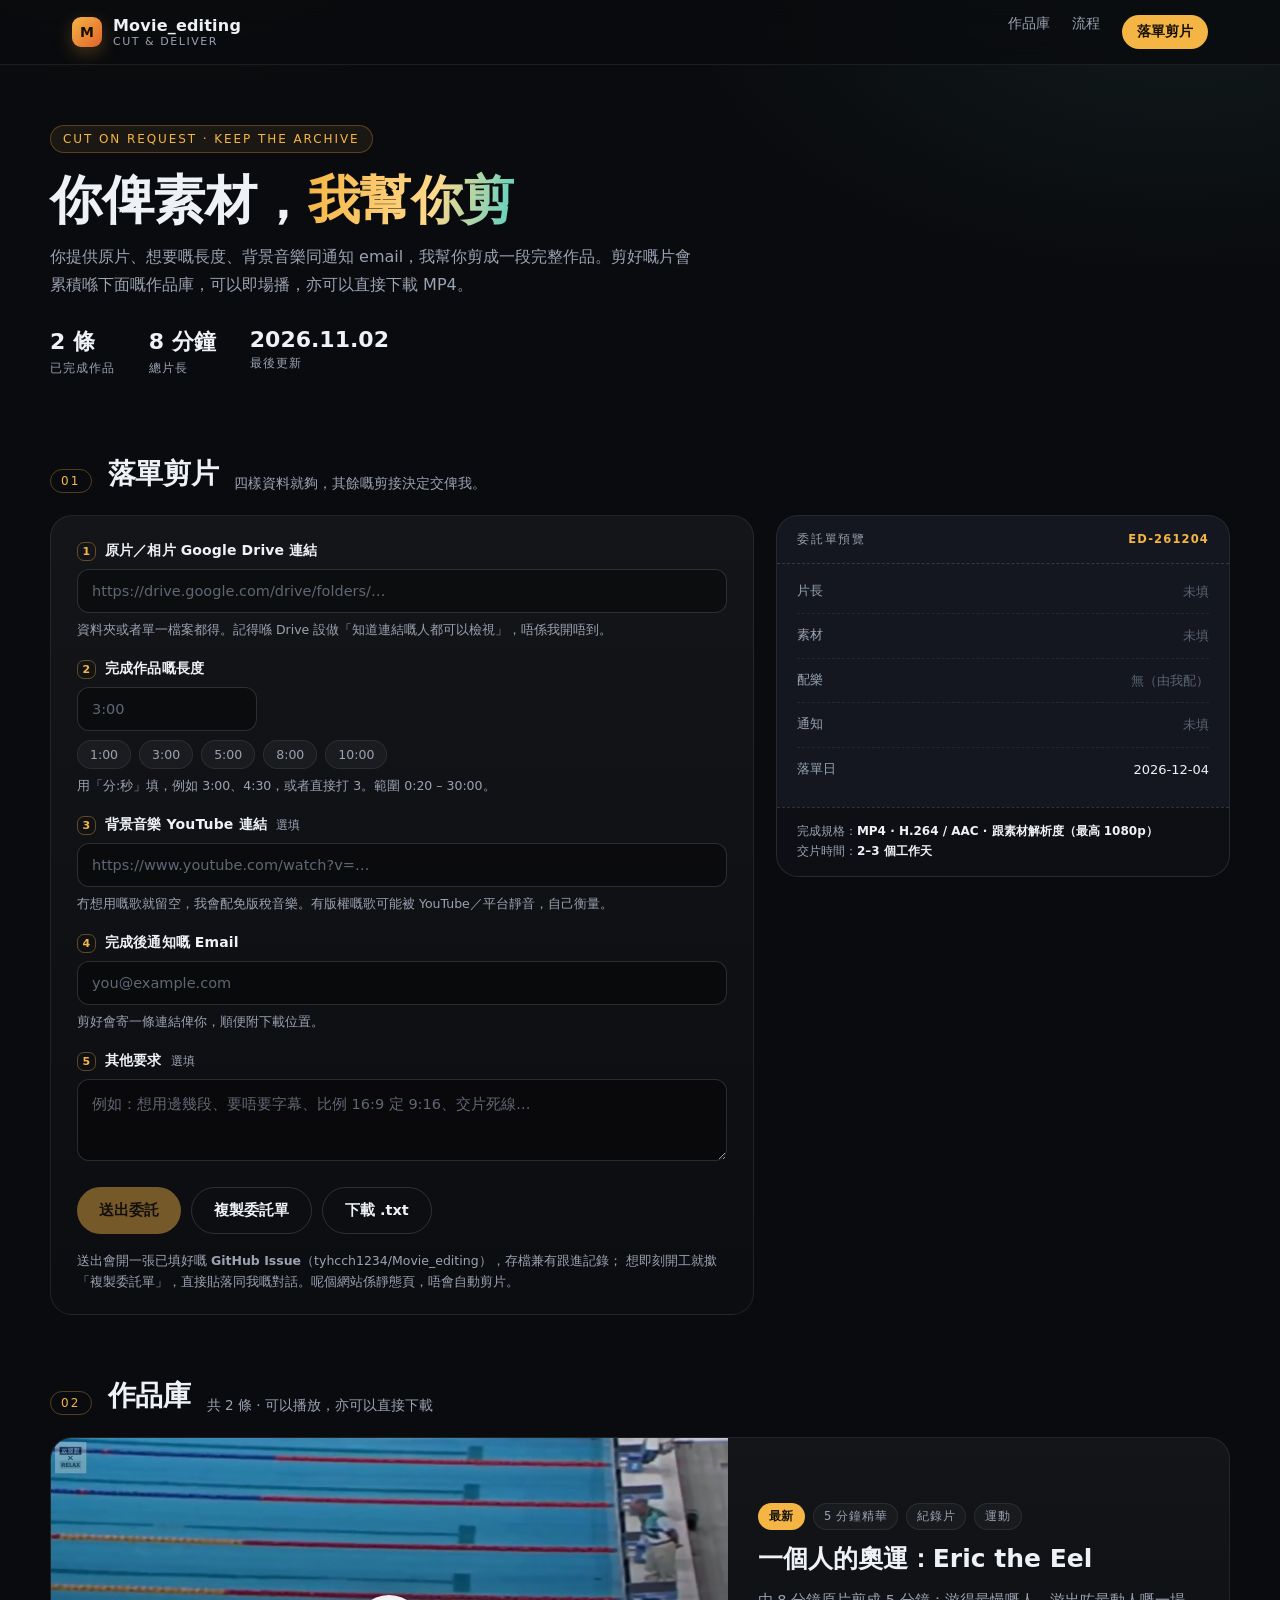
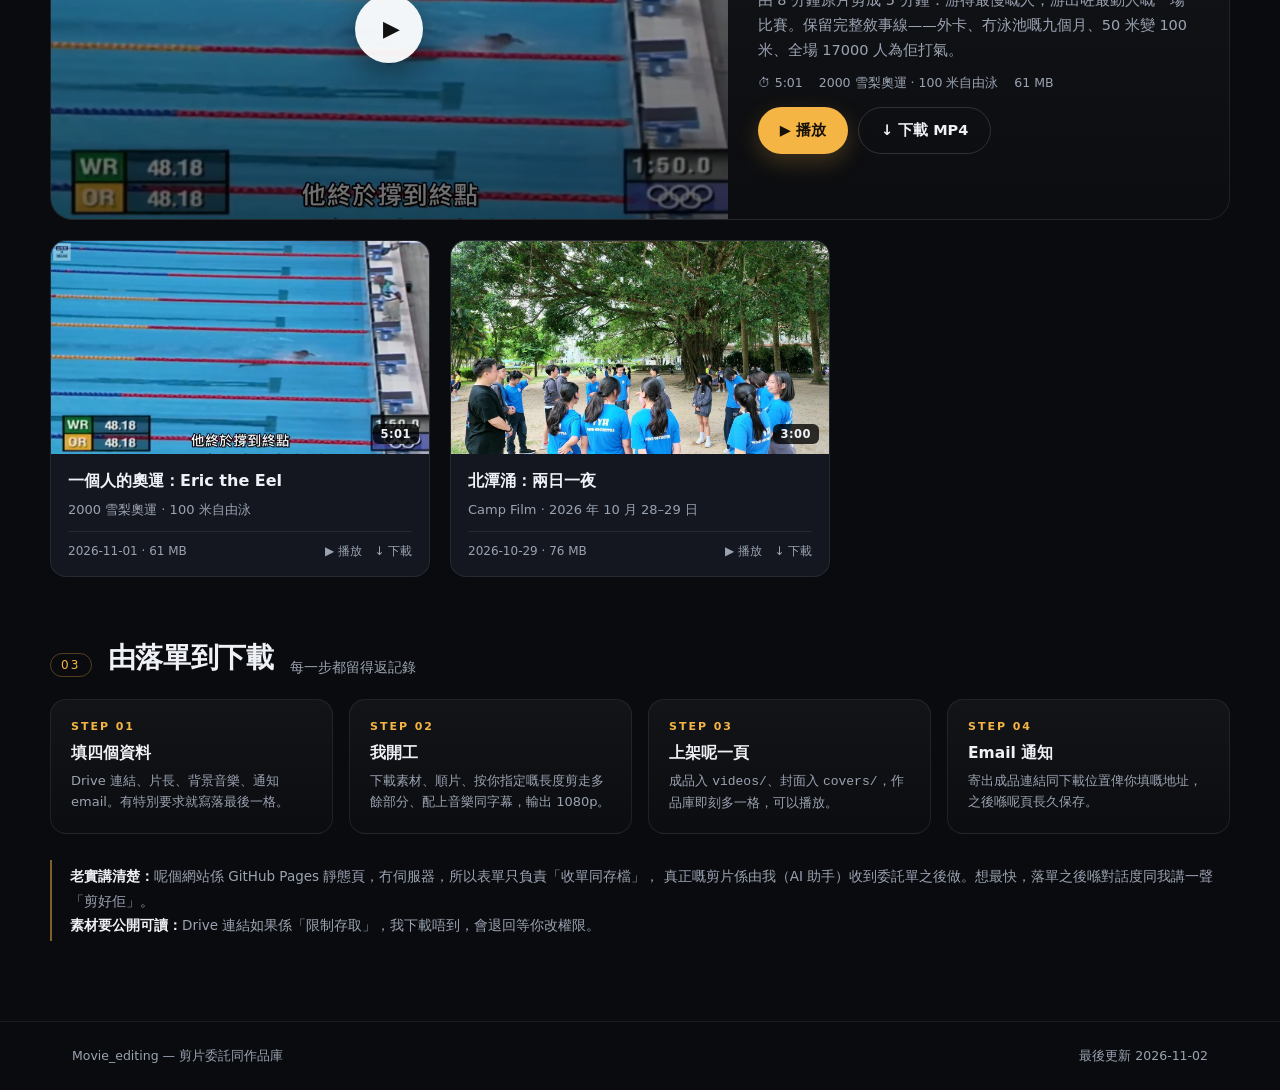
<file: index.html>
<!DOCTYPE html>
<html lang="zh-Hant-HK">
<head>
<meta charset="utf-8">
<meta name="viewport" content="width=device-width, initial-scale=1">
<title>Movie_editing · 剪片委託同作品庫</title>
<meta name="description" content="填四個資料就落單：原片 Google Drive 連結、想要嘅片長、背景音樂 YouTube 連結、通知 email。剪好嘅作品全部放喺呢度，即場播、直接下載。">
<link rel="icon" href="assets/favicon.svg" type="image/svg+xml">
<link rel="stylesheet" href="assets/css/site.css">
</head>
<body>

<header class="site">
  <div class="wrap site-inner">
    <a class="brand" href="index.html">
      <span class="logo">M</span>
      <span>Movie_editing<small>cut &amp; deliver</small></span>
    </a>
    <nav class="site">
      <a href="#library">作品庫</a>
      <a href="#how">流程</a>
      <a class="cta" href="#request">落單剪片</a>
    </nav>
  </div>
</header>

<main>
  <div class="wrap hero">
    <span class="eyebrow">Cut on request · keep the archive</span>
    <h1>你俾素材，<span>我幫你剪</span></h1>
    <p class="lede" id="lede">你提供原片、想要嘅長度、背景音樂同通知 email，我幫你剪成一段完整作品。剪好嘅片會累積喺下面嘅作品庫，可以即場播，亦可以直接下載 MP4。</p>
    <div class="hero-stats" id="stats"></div>
  </div>

  <!-- ============ 1. 委託表單 ============ -->
  <section class="block wrap" id="request">
    <div class="block-head">
      <span class="head-num">01</span>
      <h2>落單剪片</h2>
      <p>四樣資料就夠，其餘嘅剪接決定交俾我。</p>
    </div>

    <div class="order">
      <form class="form-card" id="orderForm" novalidate>
        <div class="field">
          <label for="drive"><span class="num">1</span>原片／相片 Google Drive 連結</label>
          <input type="url" id="drive" name="drive" inputmode="url" autocomplete="off"
                 placeholder="https://drive.google.com/drive/folders/…">
          <p class="hint" id="driveHint">資料夾或者單一檔案都得。記得喺 Drive 設做「知道連結嘅人都可以檢視」，唔係我開唔到。</p>
        </div>

        <div class="field">
          <label for="duration"><span class="num">2</span>完成作品嘅長度</label>
          <input type="text" id="duration" name="duration" inputmode="numeric"
                 placeholder="3:00" autocomplete="off" style="max-width:180px">
          <div class="chips" id="durChips">
            <button type="button" class="chip" data-d="1:00">1:00</button>
            <button type="button" class="chip" data-d="3:00">3:00</button>
            <button type="button" class="chip" data-d="5:00">5:00</button>
            <button type="button" class="chip" data-d="8:00">8:00</button>
            <button type="button" class="chip" data-d="10:00">10:00</button>
          </div>
          <p class="hint" id="durHint">用「分:秒」填，例如 3:00、4:30，或者直接打 3。範圍 0:20 – 30:00。</p>
        </div>

        <div class="field">
          <label for="music"><span class="num">3</span>背景音樂 YouTube 連結 <span class="opt">選填</span></label>
          <input type="url" id="music" name="music" inputmode="url" autocomplete="off"
                 placeholder="https://www.youtube.com/watch?v=…">
          <p class="hint" id="musicHint">冇想用嘅歌就留空，我會配免版稅音樂。有版權嘅歌可能被 YouTube／平台靜音，自己衡量。</p>
        </div>

        <div class="field">
          <label for="email"><span class="num">4</span>完成後通知嘅 Email</label>
          <input type="email" id="email" name="email" inputmode="email" autocomplete="email"
                 placeholder="you@example.com">
          <p class="hint" id="emailHint">剪好會寄一條連結俾你，順便附下載位置。</p>
        </div>

        <div class="field">
          <label for="notes"><span class="num">5</span>其他要求 <span class="opt">選填</span></label>
          <textarea id="notes" name="notes" placeholder="例如：想用邊幾段、要唔要字幕、比例 16:9 定 9:16、交片死線…"></textarea>
        </div>

        <div class="form-actions">
          <button class="btn" type="submit" id="submitBtn">送出委託</button>
          <button class="btn ghost" type="button" id="copyBtn">複製委託單</button>
          <button class="btn ghost" type="button" id="saveBtn">下載 .txt</button>
        </div>
        <p class="form-note" id="formNote">
          送出會開一張已填好嘅 <b>GitHub Issue</b>（tyhcch1234/Movie_editing），存檔兼有跟進記錄；
          想即刻開工就撳「複製委託單」，直接貼落同我嘅對話。呢個網站係靜態頁，唔會自動剪片。
        </p>
      </form>

      <aside class="ticket" aria-live="polite">
        <div class="ticket-head"><span>委託單預覽</span><b id="ticketNo">—</b></div>
        <div class="ticket-body">
          <div class="trow"><span class="k">片長</span><span class="v empty" id="tDur">未填</span></div>
          <div class="trow"><span class="k">素材</span><span class="v empty" id="tDrive">未填</span></div>
          <div class="trow"><span class="k">配樂</span><span class="v empty" id="tMusic">未填</span></div>
          <div class="trow"><span class="k">通知</span><span class="v empty" id="tEmail">未填</span></div>
          <div class="trow"><span class="k">落單日</span><span class="v" id="tDate">—</span></div>
        </div>
        <div class="ticket-foot" id="ticketFoot">
          完成規格：<b>MP4 · H.264 / AAC · 跟素材解析度（最高 1080p）</b><br>
          交片時間：<b>2–3 個工作天</b>
        </div>
      </aside>
    </div>
  </section>

  <!-- ============ 2. 作品庫 ============ -->
  <section class="block wrap" id="library">
    <div class="block-head">
      <span class="head-num">02</span>
      <h2>作品庫</h2>
      <p id="libraryNote">剪好嘅片會累積喺度</p>
    </div>
    <div class="feature" id="feature"></div>
    <div class="cards" id="cards" style="margin-top:20px"></div>
  </section>

  <!-- ============ 3. 流程 ============ -->
  <section class="block wrap" id="how">
    <div class="block-head">
      <span class="head-num">03</span>
      <h2>由落單到下載</h2>
      <p>每一步都留得返記錄</p>
    </div>
    <div class="steps">
      <div class="step">
        <div class="n">STEP 01</div>
        <h4>填四個資料</h4>
        <p>Drive 連結、片長、背景音樂、通知 email。有特別要求就寫落最後一格。</p>
      </div>
      <div class="step">
        <div class="n">STEP 02</div>
        <h4>我開工</h4>
        <p>下載素材、順片、按你指定嘅長度剪走多餘部分、配上音樂同字幕，輸出 1080p。</p>
      </div>
      <div class="step">
        <div class="n">STEP 03</div>
        <h4>上架呢一頁</h4>
        <p>成品入 <code>videos/</code>、封面入 <code>covers/</code>，作品庫即刻多一格，可以播放。</p>
      </div>
      <div class="step">
        <div class="n">STEP 04</div>
        <h4>Email 通知</h4>
        <p>寄出成品連結同下載位置俾你填嘅地址，之後喺呢頁長久保存。</p>
      </div>
    </div>

    <div class="notes">
      <b>老實講清楚：</b>呢個網站係 GitHub Pages 靜態頁，冇伺服器，所以表單只負責「收單同存檔」，
      真正嘅剪片係由我（AI 助手）收到委託單之後做。想最快，落單之後喺對話度同我講一聲「剪好佢」。
      <br><b>素材要公開可讀：</b>Drive 連結如果係「限制存取」，我下載唔到，會退回等你改權限。
    </div>
  </section>

  <div class="wrap" style="padding-bottom:70px"></div>
</main>

<footer class="site">
  <div class="wrap">
    <span>Movie_editing — 剪片委託同作品庫</span>
    <span id="updated"></span>
  </div>
</footer>

<div class="toast" id="toast"></div>

<script src="assets/js/app.js"></script>
<script src="assets/js/order.js"></script>
</body>
</html>
</file>
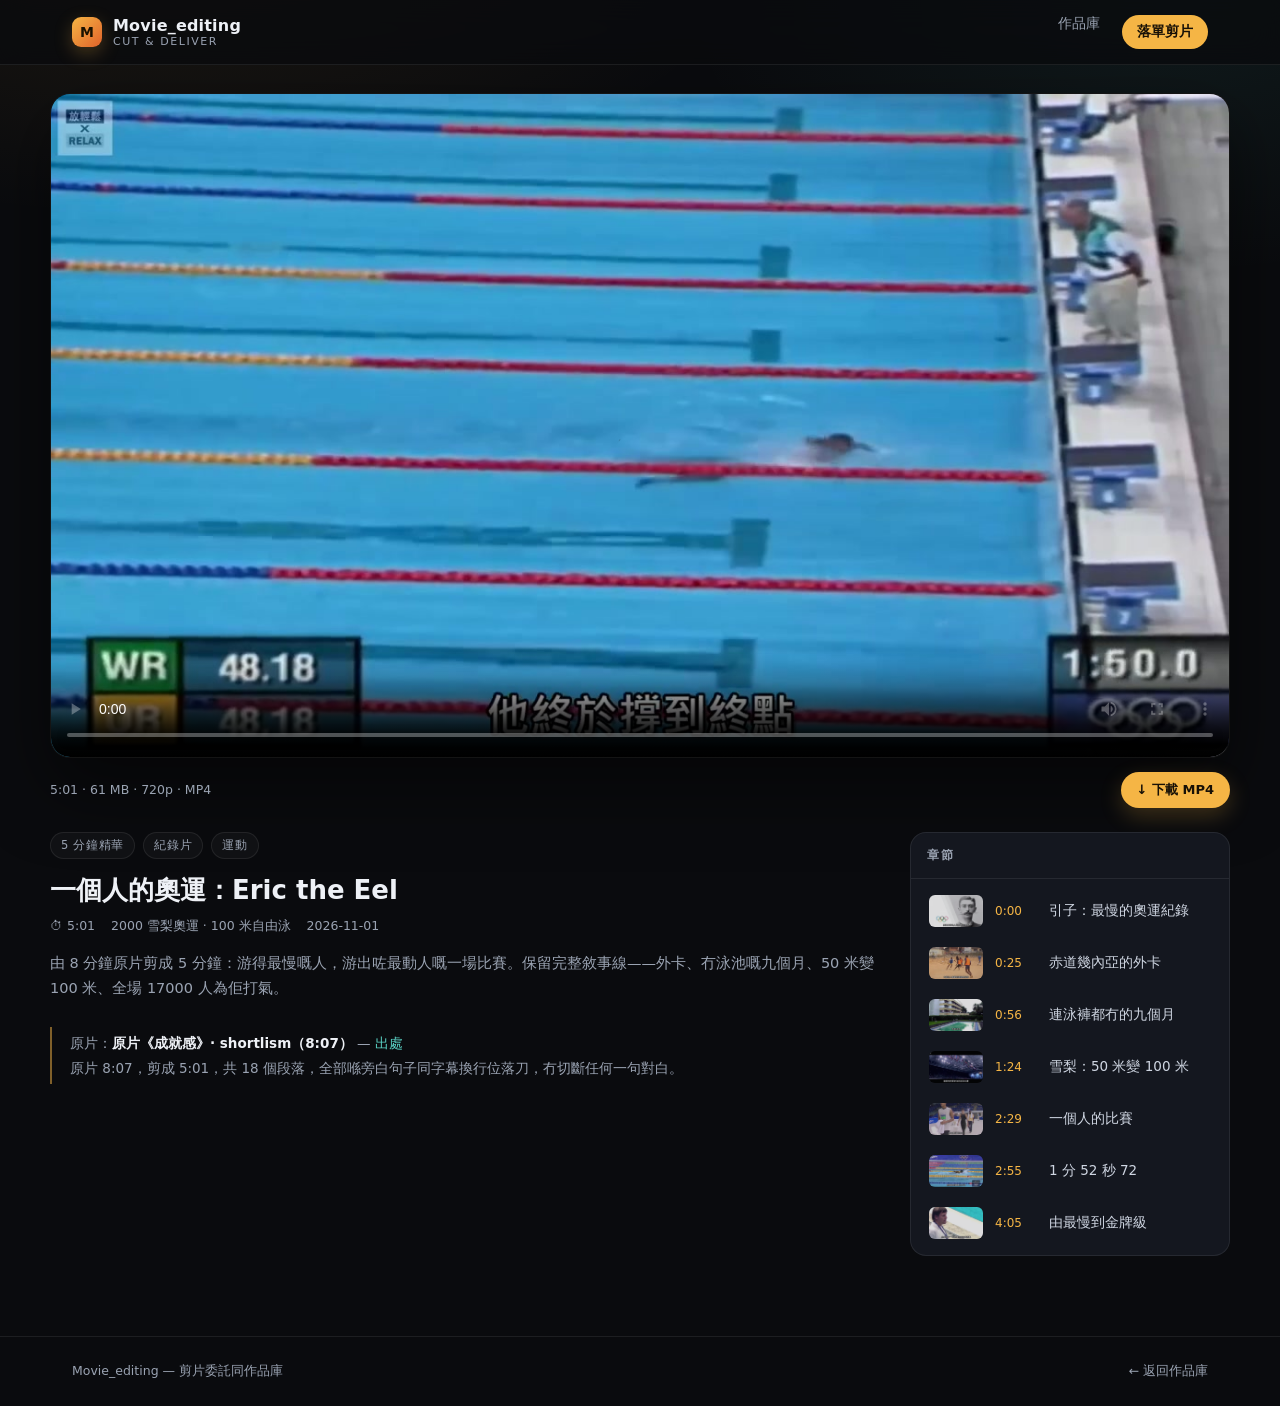
<file: watch.html>
<!DOCTYPE html>
<html lang="zh-Hant-HK">
<head>
<meta charset="utf-8">
<meta name="viewport" content="width=device-width, initial-scale=1">
<title>播放 · Movie_editing</title>
<link rel="icon" href="assets/favicon.svg" type="image/svg+xml">
<link rel="stylesheet" href="assets/css/site.css">
</head>
<body>

<header class="site">
  <div class="wrap site-inner">
    <a class="brand" href="index.html">
      <span class="logo">M</span>
      <span>Movie_editing<small>cut &amp; deliver</small></span>
    </a>
    <nav class="site">
      <a href="index.html#library">作品庫</a>
      <a class="cta" href="index.html#request">落單剪片</a>
    </nav>
  </div>
</header>

<main class="wrap watch">
  <div class="player-shell">
    <video id="player" controls playsinline preload="metadata"></video>
  </div>

  <div class="watch-bar">
    <span id="specs">1080p · MP4</span>
    <span id="downloadSlot"></span>
  </div>

  <div class="watch-grid">
    <div class="watch-info">
      <div class="tagrow" id="tags" style="margin-bottom:14px"></div>
      <h1 id="title">載入中…</h1>
      <div class="meta-row" id="meta" style="margin-bottom:16px"></div>
      <p id="desc"></p>
      <div class="notes" id="sourcenote"></div>
    </div>
    <aside class="chapters">
      <h5>章節</h5>
      <ol id="chapters"></ol>
    </aside>
  </div>
</main>

<footer class="site">
  <div class="wrap">
    <span>Movie_editing — 剪片委託同作品庫</span>
    <a href="index.html">← 返回作品庫</a>
  </div>
</footer>

<script src="assets/js/watch.js"></script>
</body>
</html>
</file>
<file: assets/css/site.css>
/* Movie_editing — 剪片委託 + 作品庫 */
:root{
  --bg:#0a0b0e;
  --bg-2:#101218;
  --panel:#14171f;
  --panel-2:#1b1f29;
  --line:rgba(255,255,255,.08);
  --line-2:rgba(255,255,255,.14);
  --text:#eef1f6;
  --muted:#9aa3b2;
  --accent:#f5b545;
  --accent-2:#5ad1c4;
  --danger:#ff7a6b;
  --ok:#6fd39a;
  --radius:16px;
}
*{box-sizing:border-box}
html,body{margin:0;padding:0}
html{scroll-behavior:smooth}
body{
  background:
    radial-gradient(1100px 600px at 12% -10%, rgba(245,181,69,.10), transparent 60%),
    radial-gradient(900px 500px at 92% 0%, rgba(90,209,196,.08), transparent 55%),
    var(--bg);
  color:var(--text);
  font-family:"Noto Sans TC","PingFang TC","Hiragino Sans GB","Microsoft JhengHei",system-ui,-apple-system,"Segoe UI",sans-serif;
  -webkit-font-smoothing:antialiased;
  min-height:100vh;
}
a{color:inherit;text-decoration:none}
.wrap{max-width:1180px;margin:0 auto;padding:0 22px}
::selection{background:rgba(245,181,69,.3)}

/* ---------- header ---------- */
header.site{
  position:sticky;top:0;z-index:40;
  backdrop-filter:blur(14px);
  background:rgba(10,11,14,.78);
  border-bottom:1px solid var(--line);
}
.site-inner{display:flex;align-items:center;gap:18px;height:64px}
.brand{display:flex;align-items:center;gap:11px;font-weight:700;letter-spacing:.2px}
.brand .logo{
  width:30px;height:30px;border-radius:9px;
  background:linear-gradient(135deg,var(--accent),#e0632a);
  display:grid;place-items:center;color:#191100;font-size:14px;font-weight:900;
  box-shadow:0 6px 18px rgba(245,181,69,.25);
}
.brand small{display:block;font-weight:400;font-size:11px;color:var(--muted);letter-spacing:.14em;text-transform:uppercase}
nav.site{margin-left:auto;display:flex;gap:22px;font-size:14px;color:var(--muted)}
nav.site a:hover{color:var(--text)}
nav.site a.cta{
  color:#171006;background:var(--accent);font-weight:700;
  padding:8px 15px;border-radius:999px;
}

/* ---------- hero ---------- */
.hero{padding:60px 0 26px}
.eyebrow{
  display:inline-flex;align-items:center;gap:8px;
  font-size:12px;letter-spacing:.16em;text-transform:uppercase;
  color:var(--accent);border:1px solid rgba(245,181,69,.28);
  background:rgba(245,181,69,.07);padding:6px 12px;border-radius:999px;
}
.hero h1{
  font-size:clamp(30px,5vw,52px);line-height:1.15;margin:18px 0 12px;
  letter-spacing:-.5px;font-weight:800;
}
.hero h1 span{background:linear-gradient(100deg,var(--accent),#ffd88a 60%,var(--accent-2));-webkit-background-clip:text;background-clip:text;color:transparent}
.hero p.lede{color:var(--muted);font-size:16px;line-height:1.75;max-width:64ch;margin:0}
.hero-stats{display:flex;gap:34px;margin-top:28px;flex-wrap:wrap}
.stat b{display:block;font-size:22px;font-weight:750}
.stat span{font-size:12px;color:var(--muted);letter-spacing:.08em}

/* ---------- section heads ---------- */
section.block{padding:52px 0 10px;scroll-margin-top:80px}
.block-head{display:flex;align-items:flex-end;gap:16px;margin-bottom:22px;flex-wrap:wrap}
.block-head h2{font-size:clamp(22px,3vw,28px);margin:0;font-weight:780;letter-spacing:-.3px}
.block-head p{margin:0;color:var(--muted);font-size:13.5px}
.head-num{
  font-size:12px;letter-spacing:.18em;color:var(--accent);
  border:1px solid rgba(245,181,69,.3);border-radius:999px;padding:4px 10px;
}

/* ---------- order form ---------- */
.order{display:grid;grid-template-columns:1.55fr 1fr;gap:22px;align-items:start}
.form-card{
  border:1px solid var(--line);border-radius:22px;
  background:linear-gradient(180deg,rgba(255,255,255,.045),rgba(255,255,255,.012));
  padding:26px 26px 22px;
}
.field{margin-bottom:20px}
.field:last-of-type{margin-bottom:6px}
.field > label{
  display:flex;align-items:baseline;gap:9px;
  font-size:14px;font-weight:650;margin-bottom:8px;letter-spacing:.01em;
}
.field .num{
  font-size:11px;font-weight:800;color:var(--accent);
  border:1px solid rgba(245,181,69,.35);border-radius:7px;
  width:19px;height:19px;display:inline-grid;place-items:center;flex:0 0 auto;
}
.field .opt{font-size:11.5px;color:var(--muted);font-weight:400;letter-spacing:.06em}
.field .hint{font-size:12.5px;color:var(--muted);line-height:1.6;margin:7px 0 0}
.field .hint.err{color:var(--danger)}
.field .hint.ok{color:var(--ok)}
input[type=text],input[type=email],input[type=url],textarea{
  width:100%;font:inherit;font-size:14.5px;color:var(--text);
  background:rgba(0,0,0,.35);border:1px solid var(--line-2);
  border-radius:12px;padding:13px 14px;outline:none;
  transition:border-color .15s,box-shadow .15s,background .15s;
}
input::placeholder,textarea::placeholder{color:#5f6675}
input:focus,textarea:focus{
  border-color:rgba(245,181,69,.65);
  box-shadow:0 0 0 3px rgba(245,181,69,.13);background:rgba(0,0,0,.5);
}
input.invalid,textarea.invalid{border-color:rgba(255,122,107,.6)}
textarea{resize:vertical;min-height:82px;line-height:1.6}
.chips{display:flex;gap:8px;flex-wrap:wrap;margin-top:9px}
.chip{
  font:inherit;font-size:12.5px;color:var(--muted);cursor:pointer;
  background:rgba(255,255,255,.04);border:1px solid var(--line);
  border-radius:999px;padding:6px 12px;transition:.15s;
}
.chip:hover{color:var(--text);border-color:rgba(245,181,69,.4)}
.chip.on{color:#171006;background:var(--accent);border-color:transparent;font-weight:700}

.form-actions{display:flex;gap:10px;flex-wrap:wrap;margin-top:22px}
.btn{
  display:inline-flex;align-items:center;justify-content:center;gap:9px;
  font:inherit;font-size:14.5px;font-weight:750;cursor:pointer;
  background:var(--accent);color:#171006;border:0;
  padding:13px 22px;border-radius:999px;
  transition:transform .16s,box-shadow .16s,opacity .16s;
  box-shadow:0 8px 22px rgba(245,181,69,.22);
}
.btn:hover{transform:translateY(-1px);box-shadow:0 12px 28px rgba(245,181,69,.3)}
.btn:disabled{opacity:.45;cursor:not-allowed;transform:none;box-shadow:none}
.btn.ghost{background:transparent;color:var(--text);border:1px solid var(--line-2);box-shadow:none;font-weight:600}
.btn.ghost:hover{border-color:rgba(245,181,69,.45);background:rgba(255,255,255,.03)}
.form-note{font-size:12.5px;color:var(--muted);line-height:1.7;margin:16px 0 0}
.form-note a{color:var(--accent-2);border-bottom:1px solid rgba(90,209,196,.35)}

/* ---------- ticket preview ---------- */
.ticket{
  position:sticky;top:88px;
  border:1px solid var(--line);border-radius:22px;overflow:hidden;
  background:var(--panel);
}
.ticket-head{
  padding:16px 20px;border-bottom:1px dashed var(--line-2);
  display:flex;justify-content:space-between;align-items:center;
  font-size:11.5px;letter-spacing:.16em;text-transform:uppercase;color:var(--muted);
}
.ticket-head b{color:var(--accent);letter-spacing:.1em}
.ticket-body{padding:6px 20px 16px}
.trow{
  display:flex;justify-content:space-between;gap:14px;
  padding:12px 0;border-bottom:1px dashed rgba(255,255,255,.07);
  font-size:13px;
}
.trow:last-child{border-bottom:0}
.trow .k{color:var(--muted);flex:0 0 auto}
.trow .v{text-align:right;word-break:break-all;line-height:1.5;max-width:62%}
.trow .v.empty{color:#5a6272}
.trow .v.good{color:var(--ok)}
.ticket-foot{
  padding:14px 20px;background:rgba(0,0,0,.35);border-top:1px dashed var(--line-2);
  font-size:12px;color:var(--muted);line-height:1.65;
}
.ticket-foot b{color:var(--text)}

/* ---------- toast ---------- */
.toast{
  position:fixed;left:50%;bottom:26px;transform:translate(-50%,18px);
  background:#161a22;border:1px solid rgba(245,181,69,.4);
  color:var(--text);font-size:13.5px;padding:12px 18px;border-radius:12px;
  box-shadow:0 18px 40px rgba(0,0,0,.55);opacity:0;pointer-events:none;
  transition:opacity .22s,transform .22s;z-index:80;max-width:calc(100% - 32px);
}
.toast.show{opacity:1;transform:translate(-50%,0)}

/* ---------- featured ---------- */
.feature{
  margin:22px 0 6px;border:1px solid var(--line);border-radius:22px;overflow:hidden;
  background:linear-gradient(180deg,rgba(255,255,255,.045),rgba(255,255,255,.012));
}
.feature-grid{display:grid;grid-template-columns:1.35fr 1fr;gap:0}
.feature-media{position:relative;background:#000;aspect-ratio:16/9;display:block}
.feature-media img{width:100%;height:100%;object-fit:cover;display:block;opacity:.92}
.feature-media .play{
  position:absolute;inset:0;display:grid;place-items:center;
  background:linear-gradient(180deg,rgba(0,0,0,.05),rgba(0,0,0,.55));
  transition:background .2s;
}
.feature-media:hover .play{background:linear-gradient(180deg,rgba(0,0,0,0),rgba(0,0,0,.42))}
.play-btn{
  width:68px;height:68px;border-radius:50%;display:grid;place-items:center;
  background:rgba(255,255,255,.94);color:#111;font-size:22px;padding-left:4px;
  box-shadow:0 10px 34px rgba(0,0,0,.45);transition:transform .18s;
}
.feature-media:hover .play-btn{transform:scale(1.07)}
.feature-body{padding:28px 30px;display:flex;flex-direction:column;justify-content:center;gap:13px}
.tagrow{display:flex;gap:8px;flex-wrap:wrap}
.tag{
  font-size:11.5px;letter-spacing:.06em;padding:5px 10px;border-radius:999px;
  border:1px solid var(--line);color:var(--muted);background:rgba(255,255,255,.03);
}
.tag.hot{color:#12100a;background:var(--accent);border-color:transparent;font-weight:700}
.feature-body h3{font-size:25px;margin:0;line-height:1.3}
.feature-body p{margin:0;color:var(--muted);line-height:1.7;font-size:14.5px}
.meta-row{display:flex;gap:16px;font-size:12.5px;color:var(--muted);flex-wrap:wrap}
.feature-actions{display:flex;gap:10px;flex-wrap:wrap;margin-top:2px}

/* ---------- cards ---------- */
.cards{display:grid;grid-template-columns:repeat(auto-fill,minmax(300px,1fr));gap:20px}
.card{
  border:1px solid var(--line);border-radius:var(--radius);overflow:hidden;
  background:var(--panel);transition:transform .18s,border-color .18s;
  display:flex;flex-direction:column;
}
.card:hover{transform:translateY(-3px);border-color:rgba(245,181,69,.35)}
.card .thumb{position:relative;aspect-ratio:16/9;background:#000;display:block}
.card .thumb img{width:100%;height:100%;object-fit:cover;display:block}
.card .dur{
  position:absolute;right:10px;bottom:10px;font-size:11.5px;font-weight:700;
  background:rgba(0,0,0,.78);padding:3px 8px;border-radius:6px;letter-spacing:.04em;
}
.card .body{padding:15px 17px 16px;display:flex;flex-direction:column;gap:8px;flex:1}
.card h4{margin:0;font-size:16px;line-height:1.45}
.card .desc{margin:0;font-size:13px;color:var(--muted);line-height:1.6;flex:1}
.card .foot{
  display:flex;justify-content:space-between;align-items:center;gap:10px;
  font-size:12px;color:var(--muted);border-top:1px solid var(--line);padding-top:11px;margin-top:2px;
}
.card .foot .acts{display:flex;gap:12px}
.card .foot a{color:var(--muted);transition:color .15s;display:inline-flex;align-items:center;gap:4px}
.card .foot a:hover{color:var(--accent)}
.placeholder{
  border:1px dashed rgba(255,255,255,.14);border-radius:var(--radius);
  display:grid;place-items:center;text-align:center;padding:34px 22px;color:var(--muted);
  background:rgba(255,255,255,.015);min-height:210px;
}
.placeholder b{display:block;color:var(--text);margin-bottom:6px;font-size:14.5px}

/* ---------- steps ---------- */
.steps{display:grid;grid-template-columns:repeat(auto-fit,minmax(220px,1fr));gap:16px;margin-top:4px}
.step{
  border:1px solid var(--line);border-radius:var(--radius);padding:20px;
  background:linear-gradient(180deg,rgba(255,255,255,.04),rgba(255,255,255,.01));
}
.step .n{
  font-size:11px;letter-spacing:.18em;color:var(--accent);font-weight:700;
}
.step h4{margin:10px 0 6px;font-size:15.5px}
.step p{margin:0;font-size:13px;color:var(--muted);line-height:1.65}
.notes{
  margin-top:26px;border-left:2px solid rgba(245,181,69,.5);
  padding:4px 0 4px 18px;color:var(--muted);font-size:13.5px;line-height:1.8;
}
.notes b{color:var(--text)}
.notes code{background:rgba(255,255,255,.07);padding:2px 6px;border-radius:5px;font-size:12px}

/* ---------- watch page ---------- */
.watch{padding:28px 0 80px}
.player-shell{
  border:1px solid var(--line);border-radius:20px;overflow:hidden;background:#000;
  box-shadow:0 30px 70px rgba(0,0,0,.5);
}
video{width:100%;display:block;aspect-ratio:16/9;background:#000}
.watch-bar{
  display:flex;justify-content:space-between;align-items:center;gap:14px;
  flex-wrap:wrap;margin-top:14px;font-size:12.5px;color:var(--muted);
}
.watch-grid{display:grid;grid-template-columns:1fr 320px;gap:28px;margin-top:24px;align-items:start}
.watch-info h1{font-size:26px;margin:0 0 10px}
.watch-info p{color:var(--muted);line-height:1.75;font-size:14.5px}
.chapters{border:1px solid var(--line);border-radius:var(--radius);background:var(--panel);overflow:hidden;position:sticky;top:84px}
.chapters h5{margin:0;padding:14px 16px;font-size:12px;letter-spacing:.14em;text-transform:uppercase;color:var(--muted);border-bottom:1px solid var(--line)}
.chapters ol{list-style:none;margin:0;padding:6px}
.chapters li{
  display:flex;gap:12px;align-items:center;padding:10px 12px;border-radius:10px;
  cursor:pointer;font-size:13.5px;color:#cfd6e2;transition:background .14s;
}
.chapters li:hover{background:var(--panel-2)}
.chapters li.active{background:rgba(245,181,69,.13);color:#fff}
.chapters li .cthumb{width:54px;height:32px;object-fit:cover;border-radius:6px;flex:0 0 auto;opacity:.85}
.chapters li .ts{font-variant-numeric:tabular-nums;color:var(--accent);font-size:12px;min-width:42px}

footer.site{border-top:1px solid var(--line);padding:26px 0;color:var(--muted);font-size:12.5px}
footer.site .wrap{display:flex;justify-content:space-between;gap:14px;flex-wrap:wrap}

@media (max-width:900px){
  .order{grid-template-columns:1fr}
  .ticket{position:static}
  .feature-grid{grid-template-columns:1fr}
  .watch-grid{grid-template-columns:1fr}
  .chapters{position:static}
  .hero{padding:38px 0 16px}
  nav.site{display:none}
  section.block{padding:40px 0 6px}
}
@media (max-width:520px){
  .form-card{padding:20px 18px}
  .hero-stats{gap:24px}
}
</file>
